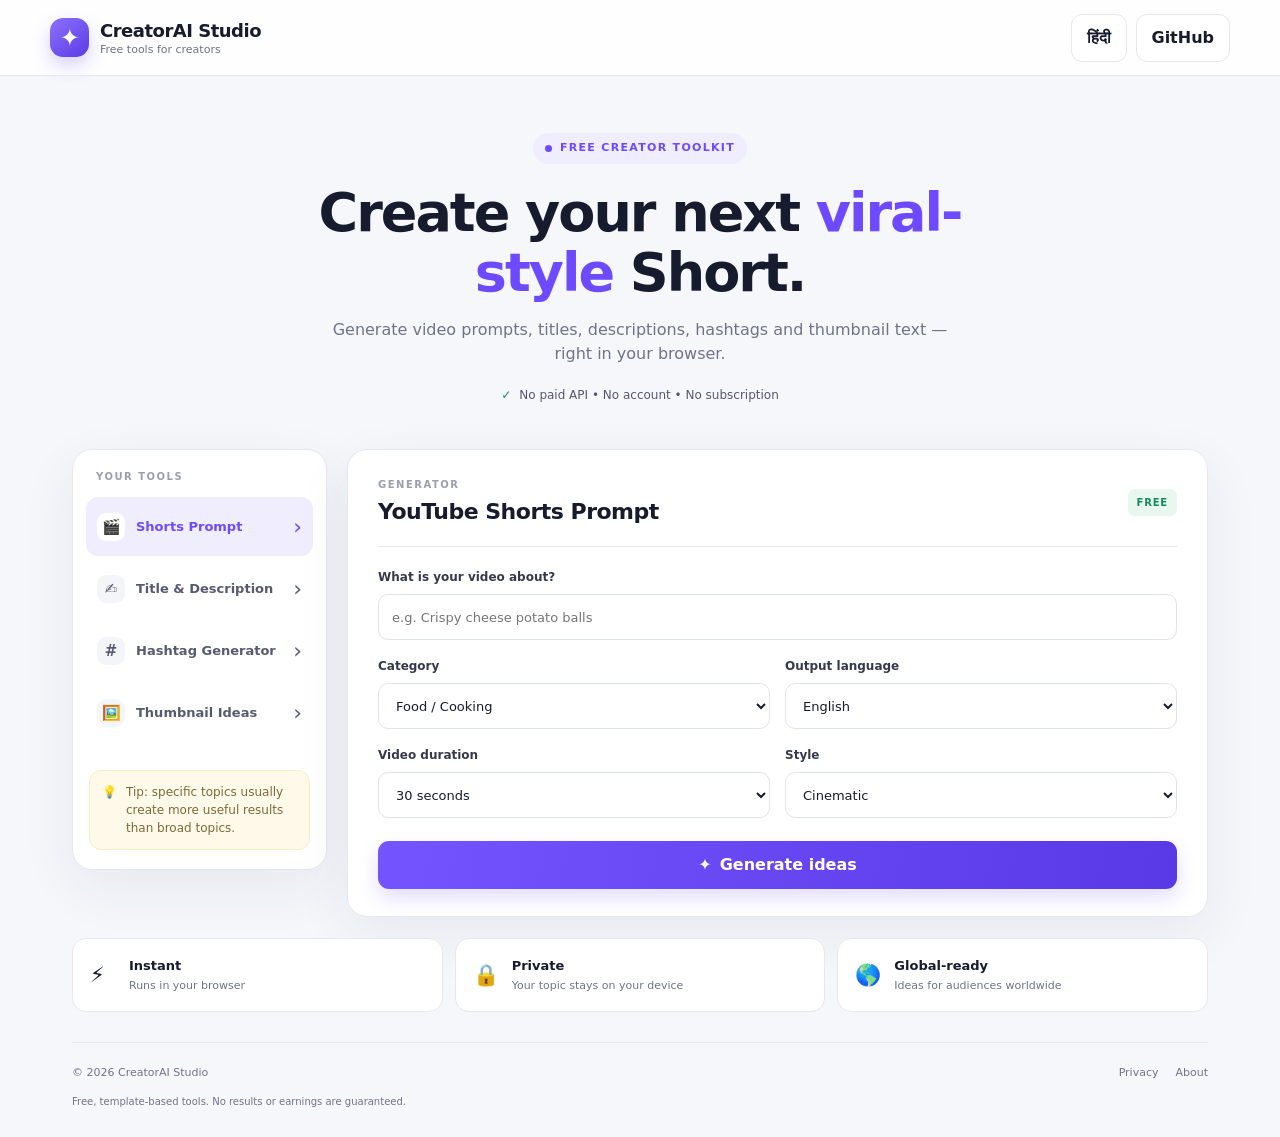
<file: index.html>
<!doctype html>
<html lang="en">
<head>
  <meta charset="utf-8">
  <meta name="viewport" content="width=device-width, initial-scale=1">
  <meta name="description" content="Free creator tools for YouTube Shorts prompts, titles, descriptions, hashtags, and thumbnail ideas.">
  <meta name="theme-color" content="#111827">
  <title>CreatorAI Studio — Free Creator Tools</title>
  <link rel="stylesheet" href="style.css">
</head>
<body>
  <header class="topbar">
    <a class="brand" href="#" aria-label="CreatorAI Studio home">
      <span class="brand-icon">✦</span>
      <span>CreatorAI <b>Studio</b><small data-i18n="tagline">Free tools for creators</small></span>
    </a>
    <div class="top-actions">
      <button id="languageToggle" class="btn btn-ghost" type="button" aria-label="Switch language">हिंदी</button>
      <a class="btn btn-ghost github-link" href="https://github.com/" target="_blank" rel="noopener">GitHub</a>
    </div>
  </header>

  <main class="container">
    <section class="hero">
      <div class="eyebrow"><span class="dot"></span><span data-i18n="eyebrow">FREE CREATOR TOOLKIT</span></div>
      <h1 data-i18n="headline">Create your next <span>viral-style</span> Short.</h1>
      <p data-i18n="subhead">Generate video prompts, titles, descriptions, hashtags and thumbnail text — right in your browser.</p>
      <div class="hero-note"><span>✓</span> <span data-i18n="noApi">No paid API • No account • No subscription</span></div>
    </section>

    <section class="workspace">
      <aside class="sidebar">
        <p class="section-label" data-i18n="toolsLabel">YOUR TOOLS</p>
        <button class="tool-tab active" data-tool="prompt" type="button"><span class="tool-icon">🎬</span><span data-i18n="toolPrompt">Shorts Prompt</span><span class="chevron">›</span></button>
        <button class="tool-tab" data-tool="title" type="button"><span class="tool-icon">✍️</span><span data-i18n="toolTitle">Title & Description</span><span class="chevron">›</span></button>
        <button class="tool-tab" data-tool="hashtags" type="button"><span class="tool-icon">#</span><span data-i18n="toolHashtags">Hashtag Generator</span><span class="chevron">›</span></button>
        <button class="tool-tab" data-tool="thumbnail" type="button"><span class="tool-icon">🖼️</span><span data-i18n="toolThumbnail">Thumbnail Ideas</span><span class="chevron">›</span></button>
        <div class="sidebar-tip"><span>💡</span><p data-i18n="tip">Tip: specific topics usually create more useful results than broad topics.</p></div>
      </aside>

      <section class="panel">
        <div class="panel-heading">
          <div>
            <p class="section-label" data-i18n="generatorLabel">GENERATOR</p>
            <h2 id="toolHeading">YouTube Shorts Prompt</h2>
          </div>
          <span class="free-pill">FREE</span>
        </div>

        <form id="generatorForm">
          <label for="topic" data-i18n="topicLabel">What is your video about?</label>
          <input id="topic" name="topic" maxlength="180" required placeholder="e.g. Crispy cheese potato balls">
          <div class="form-row">
            <div class="field">
              <label for="category" data-i18n="categoryLabel">Category</label>
              <select id="category" name="category">
                <option value="food">Food / Cooking</option>
                <option value="comedy">Comedy</option>
                <option value="facts">Facts / Education</option>
                <option value="travel">Travel</option>
                <option value="motivation">Motivation</option>
                <option value="tech">Technology</option>
                <option value="islamic">Islamic / Spiritual</option>
                <option value="other">Other</option>
              </select>
            </div>
            <div class="field">
              <label for="language" data-i18n="outputLanguageLabel">Output language</label>
              <select id="language" name="language">
                <option value="en">English</option>
                <option value="hi">Hindi</option>
                <option value="hinglish">Hinglish</option>
              </select>
            </div>
          </div>
          <div class="form-row">
            <div class="field">
              <label for="duration" data-i18n="durationLabel">Video duration</label>
              <select id="duration" name="duration">
                <option value="15">15 seconds</option>
                <option value="30" selected>30 seconds</option>
                <option value="45">45 seconds</option>
                <option value="60">60 seconds</option>
              </select>
            </div>
            <div class="field">
              <label for="style" data-i18n="styleLabel">Style</label>
              <select id="style" name="style">
                <option value="cinematic">Cinematic</option>
                <option value="fast">Fast-paced / Energetic</option>
                <option value="simple">Simple and clear</option>
                <option value="documentary">Documentary</option>
                <option value="fun">Fun and playful</option>
              </select>
            </div>
          </div>
          <button class="btn btn-primary generate-btn" type="submit"><span>✦</span><span data-i18n="generate">Generate ideas</span></button>
        </form>

        <section id="resultArea" class="result-area" hidden aria-live="polite">
          <div class="result-top">
            <h3 data-i18n="yourResult">Your result</h3>
            <button id="copyAll" class="btn btn-small btn-ghost" type="button" data-i18n="copyAll">Copy all</button>
          </div>
          <div id="resultContent" class="result-content"></div>
          <p class="disclaimer" data-i18n="disclaimer">These are template-based suggestions, not generated by a live AI model. Review facts and platform rules before publishing.</p>
        </section>
      </section>
    </section>

    <section class="feature-strip">
      <div><span>⚡</span><b data-i18n="fastTitle">Instant</b><p data-i18n="fastDesc">Runs in your browser</p></div>
      <div><span>🔒</span><b data-i18n="privateTitle">Private</b><p data-i18n="privateDesc">Your topic stays on your device</p></div>
      <div><span>🌎</span><b data-i18n="globalTitle">Global-ready</b><p data-i18n="globalDesc">Ideas for audiences worldwide</p></div>
    </section>
    <footer>
      <p>© <span id="year"></span> CreatorAI Studio</p>
      <div><a href="privacy.html" data-i18n="privacy">Privacy</a><a href="about.html" data-i18n="about">About</a></div>
      <p class="footer-note" data-i18n="footerNote">Free, template-based tools. No results or earnings are guaranteed.</p>
    </footer>
  </main>
  <div id="toast" class="toast" role="status" aria-live="polite"></div>
  <script src="script.js"></script>
</body>
</html>
</file>
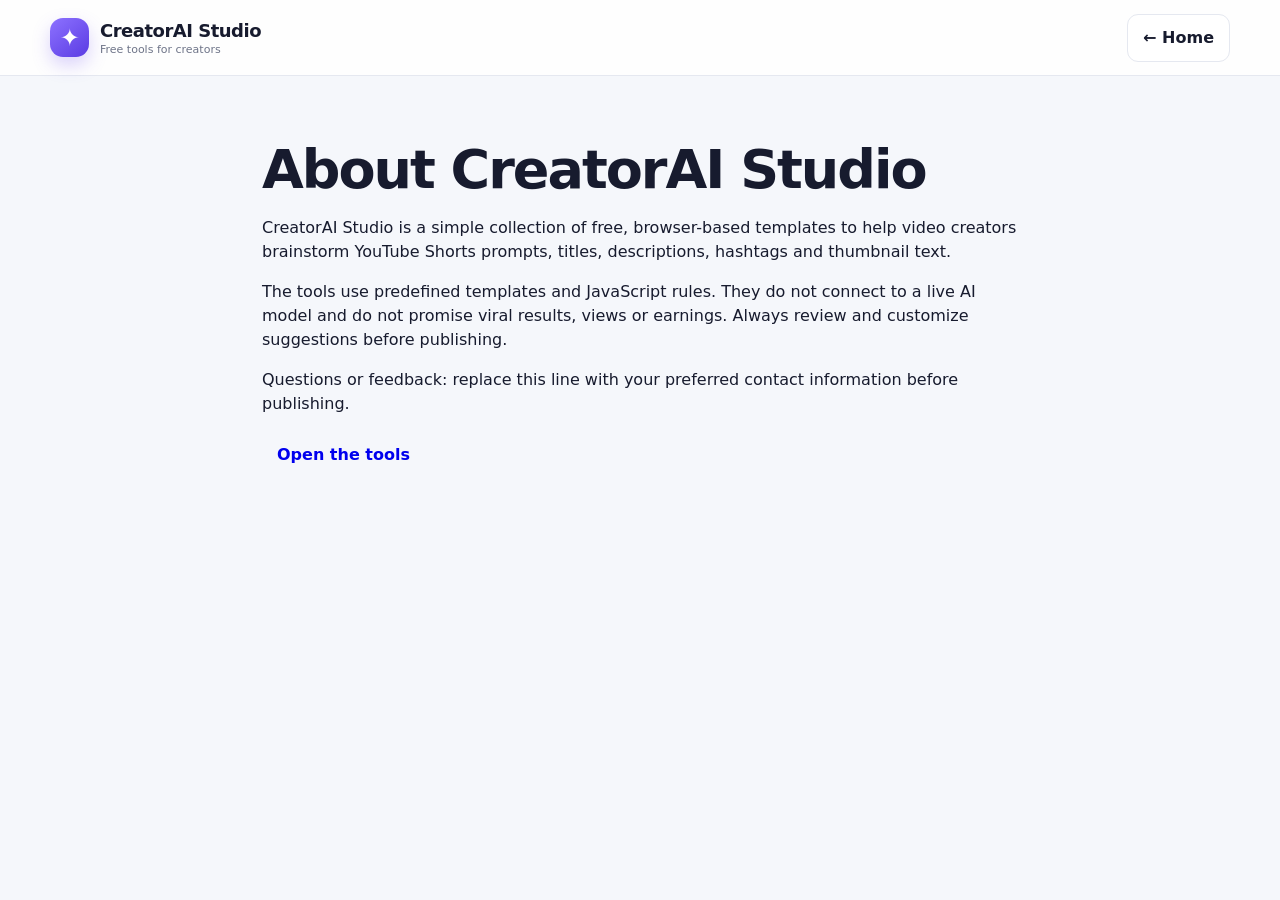
<file: about.html>
<!doctype html>
<html lang="en"><head><meta charset="utf-8"><meta name="viewport" content="width=device-width, initial-scale=1"><title>About — CreatorAI Studio</title><link rel="stylesheet" href="style.css"></head>
<body><header class="topbar"><a class="brand" href="index.html"><span class="brand-icon">✦</span><span>CreatorAI <b>Studio</b><small>Free tools for creators</small></span></a><a class="btn btn-ghost" href="index.html">← Home</a></header>
<main class="container" style="max-width:800px;padding-top:45px;padding-bottom:70px"><h1>About CreatorAI Studio</h1><p>CreatorAI Studio is a simple collection of free, browser-based templates to help video creators brainstorm YouTube Shorts prompts, titles, descriptions, hashtags and thumbnail text.</p><p>The tools use predefined templates and JavaScript rules. They do not connect to a live AI model and do not promise viral results, views or earnings. Always review and customize suggestions before publishing.</p><p>Questions or feedback: replace this line with your preferred contact information before publishing.</p><a class="btn btn-primary" href="index.html">Open the tools</a></main></body></html>
</file>
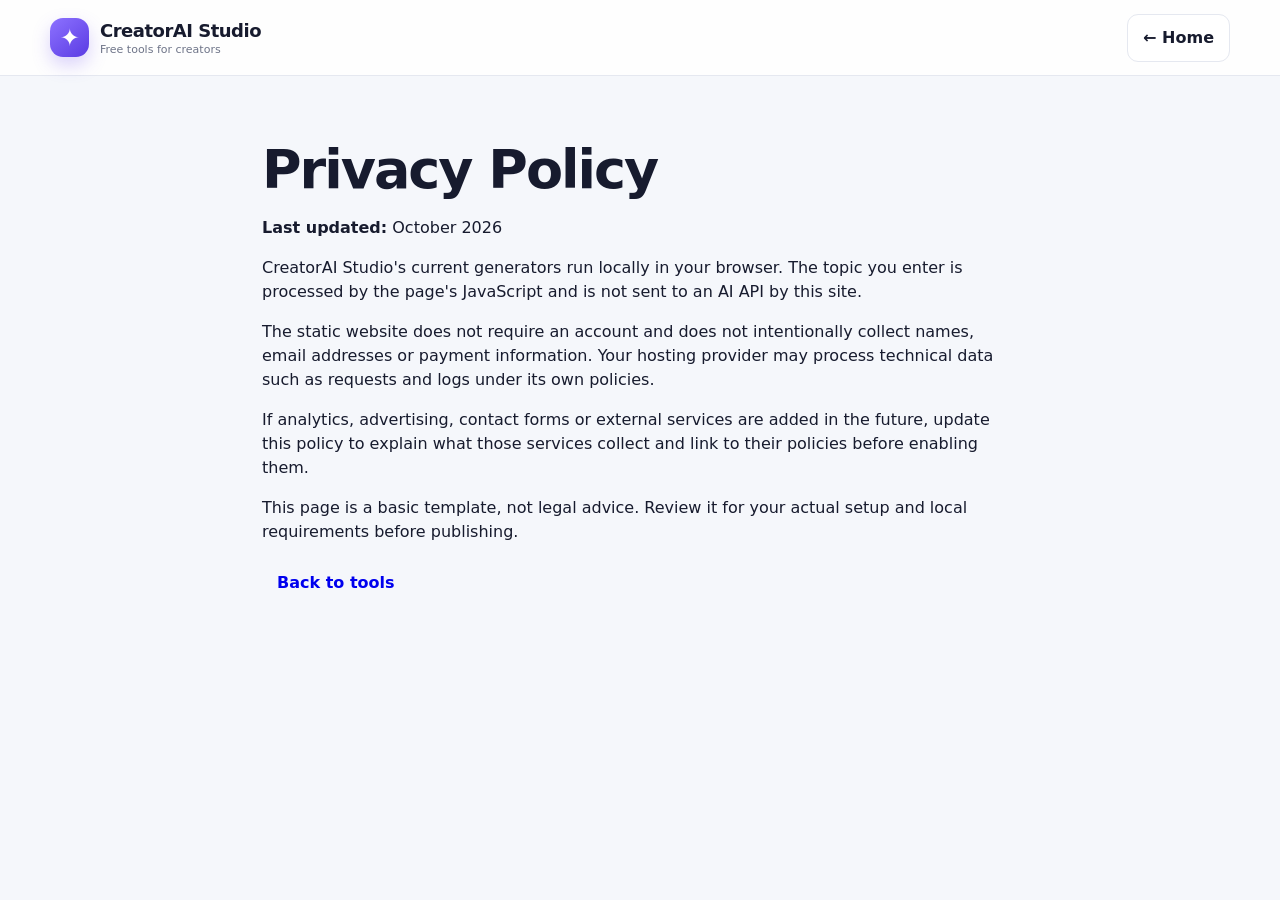
<file: privacy.html>
<!doctype html>
<html lang="en"><head><meta charset="utf-8"><meta name="viewport" content="width=device-width, initial-scale=1"><title>Privacy — CreatorAI Studio</title><link rel="stylesheet" href="style.css"></head>
<body><header class="topbar"><a class="brand" href="index.html"><span class="brand-icon">✦</span><span>CreatorAI <b>Studio</b><small>Free tools for creators</small></span></a><a class="btn btn-ghost" href="index.html">← Home</a></header>
<main class="container" style="max-width:800px;padding-top:45px;padding-bottom:70px"><h1>Privacy Policy</h1><p><strong>Last updated:</strong> October 2026</p><p>CreatorAI Studio's current generators run locally in your browser. The topic you enter is processed by the page's JavaScript and is not sent to an AI API by this site.</p><p>The static website does not require an account and does not intentionally collect names, email addresses or payment information. Your hosting provider may process technical data such as requests and logs under its own policies.</p><p>If analytics, advertising, contact forms or external services are added in the future, update this policy to explain what those services collect and link to their policies before enabling them.</p><p>This page is a basic template, not legal advice. Review it for your actual setup and local requirements before publishing.</p><a class="btn btn-primary" href="index.html">Back to tools</a></main></body></html>
</file>
<file: style.css>
:root{--bg:#f5f7fb;--surface:#fff;--text:#171b2e;--muted:#6e7488;--line:#e5e8f0;--purple:#6d4aff;--purple-dark:#5535db;--soft:#f0edff;--green:#168b62;--shadow:0 18px 55px rgba(31,37,67,.07)}
*{box-sizing:border-box}html{scroll-behavior:smooth}body{margin:0;background:var(--bg);color:var(--text);font-family:Inter,ui-sans-serif,system-ui,-apple-system,BlinkMacSystemFont,"Segoe UI",sans-serif;line-height:1.5}.topbar{height:76px;background:rgba(255,255,255,.88);border-bottom:1px solid var(--line);display:flex;align-items:center;justify-content:space-between;padding:0 max(22px,calc((100vw - 1180px)/2));gap:20px}.brand{display:flex;align-items:center;gap:11px;color:var(--text);text-decoration:none;font-weight:800;letter-spacing:-.5px;font-size:18px}.brand-icon{display:grid;place-items:center;width:39px;height:39px;border-radius:13px;background:linear-gradient(140deg,#8d72ff,#5a3be3);color:white;font-size:24px;box-shadow:0 8px 18px #7456ef42}.brand small{display:block;font-size:11px;font-weight:500;letter-spacing:0;color:var(--muted);margin-top:-2px}.top-actions{display:flex;gap:9px}.btn{border:0;border-radius:11px;padding:11px 15px;font:inherit;font-weight:700;cursor:pointer;text-decoration:none;display:inline-flex;align-items:center;justify-content:center;gap:8px;transition:transform .15s,background .15s}.btn:active{transform:scale(.98)}.btn-ghost{background:white;border:1px solid var(--line);color:var(--text)}.btn-ghost:hover{background:#f7f6ff}.container{max-width:1180px;margin:0 auto;padding:0 22px}.hero{text-align:center;padding:57px 0 43px}.eyebrow{display:inline-flex;align-items:center;gap:8px;color:var(--purple);font-size:11px;letter-spacing:1.3px;font-weight:800;background:var(--soft);padding:7px 12px;border-radius:30px}.dot{width:7px;height:7px;border-radius:50%;background:var(--purple)}h1{font-size:clamp(34px,5vw,54px);line-height:1.12;letter-spacing:-2px;margin:19px auto 15px;max-width:760px}h1 span{color:var(--purple)}.hero>p{max-width:620px;color:var(--muted);margin:0 auto;font-size:16px}.hero-note{margin-top:20px;display:inline-flex;align-items:center;gap:8px;color:#53596d;font-size:12px}.hero-note span:first-child{color:var(--green);font-weight:900}.workspace{display:grid;grid-template-columns:255px minmax(0,1fr);gap:20px;align-items:start}.sidebar,.panel{background:var(--surface);border:1px solid var(--line);border-radius:20px;box-shadow:var(--shadow)}.sidebar{padding:19px 13px;min-height:390px}.section-label{font-size:10px;font-weight:850;letter-spacing:1.5px;color:#9a9eb0;margin:0 0 13px}.sidebar>.section-label{padding:0 10px}.tool-tab{width:100%;display:flex;align-items:center;gap:11px;border:0;background:transparent;color:#555b70;text-align:left;padding:13px 11px;border-radius:12px;font:inherit;font-size:13px;font-weight:700;cursor:pointer;margin:3px 0}.tool-tab.active{background:var(--soft);color:var(--purple)}.tool-icon{width:28px;height:28px;display:grid;place-items:center;border-radius:9px;background:#f4f5f9;font-size:15px}.tool-tab.active .tool-icon{background:white}.chevron{margin-left:auto;font-size:22px;font-weight:400}.sidebar-tip{display:flex;gap:9px;background:#fff9e9;border:1px solid #f8edc8;padding:12px;border-radius:12px;margin:28px 3px 0;font-size:12px;color:#7b6a39}.sidebar-tip p{margin:0}.panel{padding:27px 30px}.panel-heading{display:flex;justify-content:space-between;align-items:center;border-bottom:1px solid var(--line);padding-bottom:18px;margin-bottom:21px}.panel-heading .section-label{margin-bottom:3px}.panel-heading h2{font-size:22px;letter-spacing:-.5px;margin:0}.free-pill{font-size:10px;font-weight:900;letter-spacing:.8px;color:var(--green);background:#e8f8f0;padding:6px 9px;border-radius:7px}label{display:block;font-size:12px;font-weight:800;margin-bottom:8px;color:#34394d}input,select{width:100%;min-height:46px;padding:11px 13px;border:1px solid #dfe3ed;border-radius:10px;background:#fff;color:var(--text);font:inherit;font-size:13px;outline:none}input:focus,select:focus{border-color:#9a87ff;box-shadow:0 0 0 3px #6d4aff18}.form-row{display:grid;grid-template-columns:1fr 1fr;gap:15px;margin-top:17px}.field{min-width:0}.generate-btn{width:100%;margin-top:23px;min-height:48px;color:white;background:linear-gradient(100deg,#7454ff,#5839e5);box-shadow:0 9px 20px #6d4aff30}.generate-btn:hover{background:var(--purple-dark)}.result-area{border-top:1px solid var(--line);margin-top:25px;padding-top:22px}.result-top{display:flex;align-items:center;justify-content:space-between;gap:12px}.result-top h3{margin:0;font-size:17px}.btn-small{font-size:12px;padding:8px 11px}.result-content{display:grid;gap:12px;margin-top:15px}.result-card{border:1px solid var(--line);border-radius:12px;padding:14px;background:#fcfcff}.result-card h4{font-size:12px;color:var(--purple);margin:0 0 7px}.result-card p{white-space:pre-wrap;overflow-wrap:anywhere;font-size:13px;color:#40465b;margin:0}.card-copy{margin-top:10px;font-size:11px;padding:6px 9px}.disclaimer{font-size:11px;color:#8a8fa1;margin:14px 0 0}.feature-strip{display:grid;grid-template-columns:repeat(3,1fr);gap:12px;margin:21px 0 30px}.feature-strip>div{background:#fff;border:1px solid var(--line);border-radius:14px;padding:17px;display:grid;grid-template-columns:30px 1fr;column-gap:9px;align-items:center}.feature-strip>div>span{grid-row:span 2;font-size:21px}.feature-strip b{font-size:13px}.feature-strip p{font-size:11px;color:var(--muted);margin:2px 0 0}footer{border-top:1px solid var(--line);padding:22px 0 28px;display:flex;flex-wrap:wrap;gap:12px;align-items:center;justify-content:space-between;color:var(--muted);font-size:11px}footer p{margin:0}footer div{display:flex;gap:17px}footer a{color:var(--muted);text-decoration:none}footer a:hover{color:var(--purple)}.footer-note{width:100%;font-size:10px}.toast{position:fixed;bottom:22px;left:50%;transform:translate(-50%,20px);opacity:0;pointer-events:none;background:#20243a;color:#fff;padding:11px 16px;border-radius:10px;font-size:12px;box-shadow:var(--shadow);transition:all .2s;z-index:10}.toast.show{opacity:1;transform:translate(-50%,0)}[hidden]{display:none!important}
@media(max-width:760px){.topbar{height:68px;padding:0 16px}.brand{font-size:16px}.brand-icon{width:35px;height:35px}.github-link{display:none}.container{padding:0 14px}.hero{padding:42px 0 30px}h1{letter-spacing:-1.4px}.hero>p{font-size:14px}.workspace{grid-template-columns:1fr;gap:13px}.sidebar{min-height:0;padding:12px;display:grid;grid-template-columns:1fr 1fr;gap:3px}.sidebar>.section-label{grid-column:1/-1;margin:2px 7px 5px}.tool-tab{font-size:11px;padding:10px 8px;gap:7px}.tool-icon{width:25px;height:25px;flex-shrink:0}.chevron{display:none}.sidebar-tip{grid-column:1/-1;margin:8px 0 0}.panel{padding:21px 17px}.panel-heading h2{font-size:19px}.form-row{gap:10px}.feature-strip{grid-template-columns:1fr;gap:8px}.feature-strip>div{padding:13px}footer{justify-content:center;text-align:center}footer .footer-note{width:100%}}
@media(max-width:380px){.form-row{grid-template-columns:1fr}.hero-note{font-size:11px}.tool-tab{font-size:10px}}
</file>
